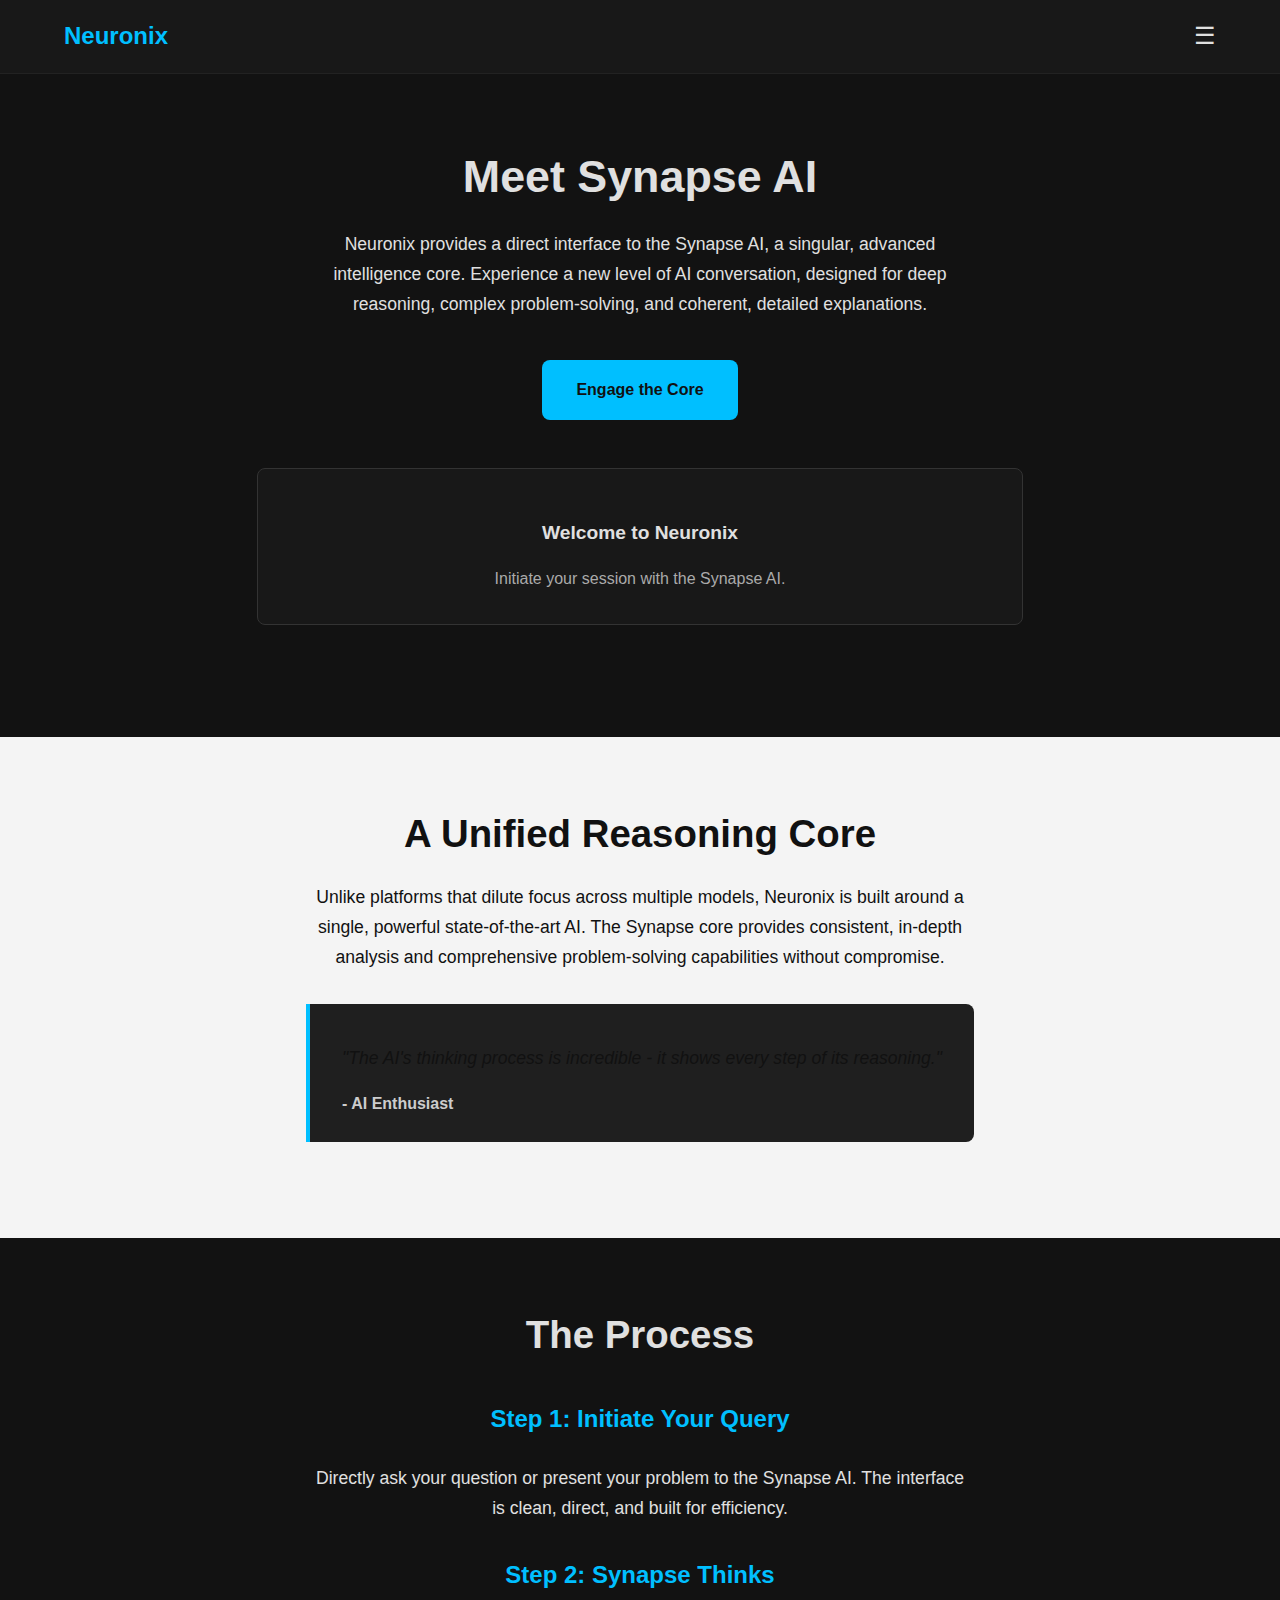
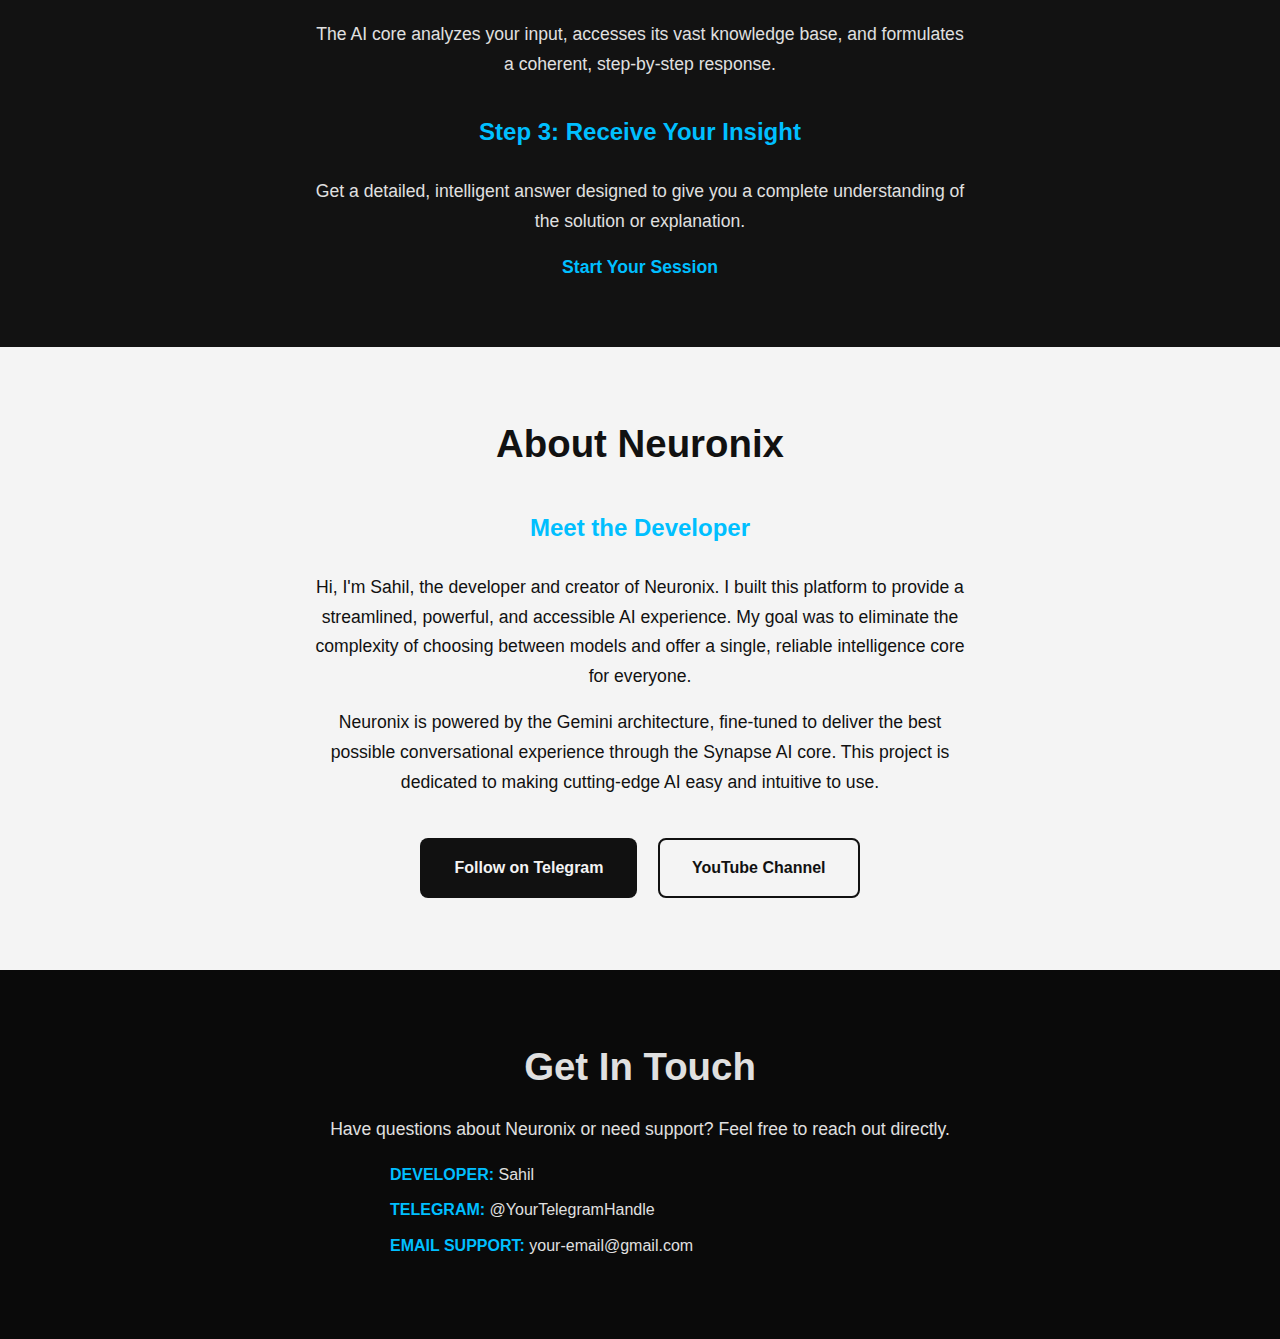
<file: api/index.html>
<!DOCTYPE html>
<html lang="en">
<head>
    <meta charset="UTF-8">
    <meta name="viewport" content="width=device-width, initial-scale=1.0">
    <title>Neuronix | The Synapse AI</title>
    <link rel="stylesheet" href="style.css">
</head>
<body>
    <header>
        <nav>
            <div class="logo">Neuronix</div>
            <div class="menu-icon">☰</div>
        </nav>
    </header>

    <main>
        <section class="hero bg-dark">
            <h1>Meet Synapse AI</h1>
            <p>Neuronix provides a direct interface to the Synapse AI, a singular, advanced intelligence core. Experience a new level of AI conversation, designed for deep reasoning, complex problem-solving, and coherent, detailed explanations.</p>
            <a href="#chat-app" class="btn btn-accent">Engage the Core</a>
            <div class="image-placeholder">
                <p>Welcome to Neuronix</p>
                <span>Initiate your session with the Synapse AI.</span>
            </div>
        </section>

        <section class="features bg-light">
            <h2>A Unified Reasoning Core</h2>
            <p>Unlike platforms that dilute focus across multiple models, Neuronix is built around a single, powerful state-of-the-art AI. The Synapse core provides consistent, in-depth analysis and comprehensive problem-solving capabilities without compromise.</p>
            <div class="testimonial">
                <p>"The AI's thinking process is incredible - it shows every step of its reasoning."</p>
                <span>- AI Enthusiast</span>
            </div>
        </section>
        
        <section class="steps bg-dark">
            <h2>The Process</h2>
            <h3>Step 1: Initiate Your Query</h3>
            <p>Directly ask your question or present your problem to the Synapse AI. The interface is clean, direct, and built for efficiency.</p>
            <h3>Step 2: Synapse Thinks</h3>
            <p>The AI core analyzes your input, accesses its vast knowledge base, and formulates a coherent, step-by-step response.</p>
            <h3>Step 3: Receive Your Insight</h3>
            <p>Get a detailed, intelligent answer designed to give you a complete understanding of the solution or explanation.</p>
            <a href="#chat-app" class="link">Start Your Session</a>
        </section>
        
        <section class="about bg-light">
            <h2>About Neuronix</h2>
            <h3>Meet the Developer</h3>
            <p>Hi, I'm Sahil, the developer and creator of Neuronix. I built this platform to provide a streamlined, powerful, and accessible AI experience. My goal was to eliminate the complexity of choosing between models and offer a single, reliable intelligence core for everyone.</p>
            <p>Neuronix is powered by the Gemini architecture, fine-tuned to deliver the best possible conversational experience through the Synapse AI core. This project is dedicated to making cutting-edge AI easy and intuitive to use.</p>
            <div class="button-group">
                <a href="#" class="btn btn-dark">Follow on Telegram</a>
                <a href="#" class="btn btn-light-outline">YouTube Channel</a>
            </div>
        </section>
    </main>

    <footer>
        <div class="contact">
            <h2>Get In Touch</h2>
            <p>Have questions about Neuronix or need support? Feel free to reach out directly.</p>
            <ul class="contact-list">
                <li><strong>DEVELOPER:</strong> Sahil</li>
                <li><strong>TELEGRAM:</strong> @YourTelegramHandle</li>
                <li><strong>EMAIL SUPPORT:</strong> your-email@gmail.com</li>
            </ul>
        </div>
    </footer>

</body>
</html>
</file>
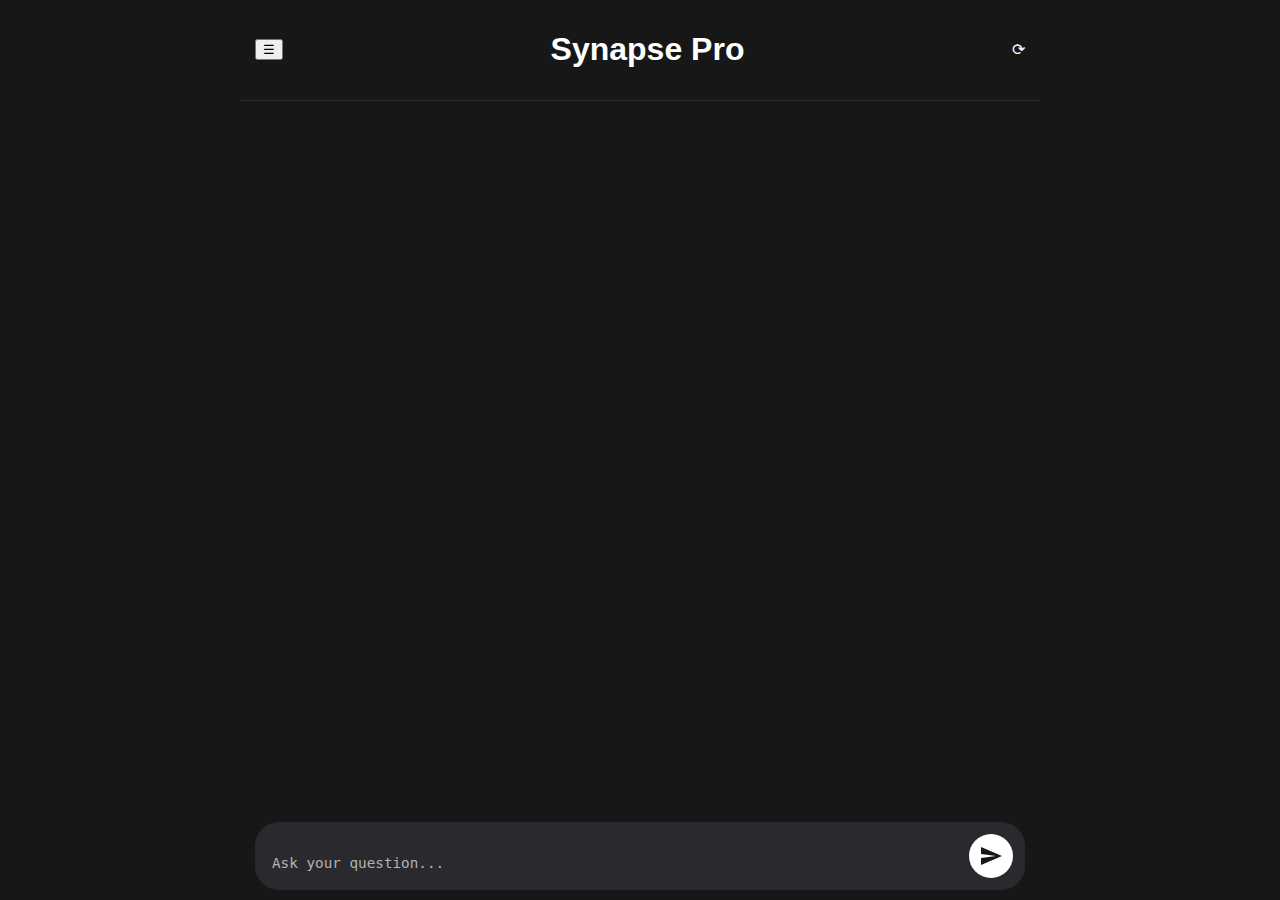
<file: chat.html>
<!DOCTYPE html>
<html lang="en">
<head>
    <meta charset="UTF-8">
    <meta name="viewport" content="width=device-width, initial-scale=1.0">
    <title>Synapse Pro | Neuronix</title>
    <link rel="stylesheet" href="chat.css">
</head>
<body>
    <aside id="sidebar">
        <div class="sidebar-header">
            <button class="sidebar-btn" id="new-chat-btn">
                <svg viewBox="0 0 24 24" width="20" height="20"><path fill="currentColor" d="M20 2H4c-1.1 0-2 .9-2 2v18l4-4h14c1.1 0 2-.9 2-2V4c0-1.1-.9-2-2-2zM11 11H9V9h2v2zm2-2h-2V7h2v2zm2 2h-2V9h2v2z"></path></svg>
                New Chat
            </button>
            <button class="sidebar-btn" id="sidebar-close-btn">
                <svg viewBox="0 0 24 24" width="24" height="24"><path fill="currentColor" d="M17.77 3.77L16 2 6 12l10 10 1.77-1.77L9.54 12z"></path></svg>
            </button>
        </div>
        <div class="chat-history-container">
            <p class="history-title">CHAT HISTORY</p>
            <ul id="chat-history-list"></ul>
        </div>
        <div class="sidebar-footer">
            <button class="sidebar-btn" id="clear-all-btn">
                <svg viewBox="0 0 24 24" width="20" height="20"><path fill="currentColor" d="M6 19c0 1.1.9 2 2 2h8c1.1 0 2-.9 2-2V7H6v12zM19 4h-3.5l-1-1h-5l-1 1H5v2h14V4z"></path></svg>
                Clear All Chats
            </button>
            <div class="theme-switcher">
                <span>Theme</span>
                <div class="theme-options">
                    <button class="theme-btn" data-theme="dark">☾</button>
                    <button class="theme-btn" data-theme="light">☼</button>
                </div>
            </div>
        </div>
    </aside>
    
    <div id="overlay"></div>

    <div id="chat-container">
        <header id="chat-header">
            <button class="menu-icon" id="sidebar-open-btn">☰</button>
            <h1>Synapse Pro</h1>
            <div class="new-chat-icon" onclick="location.reload();">⟳</div>
        </header>
        <main id="chat-log"></main>
        <footer id="input-area">
            <div class="input-wrapper">
                <textarea id="user-input" placeholder="Ask your question..." rows="1"></textarea>
                <button id="send-btn" title="Transmit Query">
                    <svg xmlns="http://www.w3.org/2000/svg" viewBox="0 0 24 24" fill="currentColor" width="24" height="24"><path d="M2.01 21L23 12 2.01 3 2 10l15 2-15 2z"></path></svg>
                </button>
            </div>
        </footer>
    </div>
    <script src="chat_logic.js"></script>
</body>
</html>
</file>
<file: api/style.css>
:root {
    --bg-dark: #121212;
    --bg-light: #f4f4f4;
    --text-dark: #111111;
    --text-light: #e0e0e0;
    --accent: #00BFFF; /* Deep Sky Blue Accent */
}

body {
    background-color: var(--bg-dark);
    color: var(--text-light);
    font-family: -apple-system, BlinkMacSystemFont, 'Segoe UI', Roboto, Oxygen, Ubuntu, Cantarell, 'Open Sans', 'Helvetica Neue', sans-serif;
    margin: 0;
    line-height: 1.7;
}

header {
    padding: 1rem 5%;
    border-bottom: 1px solid #222;
    background-color: #181818;
}

nav {
    display: flex;
    justify-content: space-between;
    align-items: center;
}

.logo {
    font-size: 1.5rem;
    font-weight: bold;
    color: var(--accent);
}

.menu-icon {
    font-size: 1.5rem;
    cursor: pointer;
}

main {
    width: 100%;
}

section {
    padding: 4rem 5%;
    text-align: center;
}

.bg-light {
    background-color: var(--bg-light);
    color: var(--text-dark);
}

.bg-dark {
    background-color: var(--bg-dark);
    color: var(--text-light);
}

h1, h2, h3 {
    margin-top: 0;
    font-weight: 700;
}

h1 { font-size: 2.8rem; margin-bottom: 1rem; }
h2 { font-size: 2.4rem; margin-bottom: 1rem; }
h3 { font-size: 1.5rem; color: var(--accent); margin-top: 2rem; }
p { max-width: 650px; margin: 1rem auto; font-size: 1.1rem; }

.btn {
    display: inline-block;
    padding: 0.9rem 2rem;
    border-radius: 8px;
    text-decoration: none;
    font-weight: bold;
    margin-top: 1.5rem;
    transition: all 0.3s ease;
    border: 2px solid transparent;
}

.btn-accent {
    background-color: var(--accent);
    color: var(--text-dark);
}

.btn-dark {
    background-color: var(--text-dark);
    color: var(--bg-light);
}

.btn-light-outline {
    background-color: transparent;
    color: var(--text-dark);
    border-color: var(--text-dark);
}

.btn:hover {
    transform: translateY(-4px);
    box-shadow: 0 5px 10px rgba(0,0,0,0.3);
}

.image-placeholder {
    border: 1px solid #333;
    background-color: #181818;
    border-radius: 8px;
    padding: 2rem;
    margin: 3rem auto;
    max-width: 700px;
}
.image-placeholder p { font-weight: bold; font-size: 1.2rem; }
.image-placeholder span { font-size: 1rem; color: #aaa; }

.testimonial {
    background: #1f1f1f;
    border-left: 4px solid var(--accent);
    padding: 1.5rem 2rem;
    margin: 2rem auto;
    max-width: 600px;
    text-align: left;
    border-radius: 0 8px 8px 0;
}
.testimonial p { font-style: italic; }
.testimonial span { font-weight: bold; color: #ccc; }

.link {
    color: var(--accent);
    text-decoration: none;
    font-weight: bold;
    font-size: 1.1rem;
}

.button-group {
    margin-top: 2rem;
}

.button-group .btn {
    margin: 0.5rem;
}

footer {
    background-color: #0a0a0a;
    padding: 4rem 5%;
    text-align: center;
}

.contact ul {
    list-style: none;
    padding: 0;
    max-width: 500px;
    margin: 1rem auto;
    text-align: left;
}
.contact li { margin-bottom: 0.5rem; }
.contact strong { color: var(--accent); }
</file>
<file: chat.css>
:root {
    --bg-main: #171717;
    --bg-sidebar: #000000;
    --bg-element: #2a2a2e;
    --bg-history-item: #333333;
    --text-primary: #FFFFFF;
    --text-secondary: #b3b3b3;
    --text-icon: #e0e0e0;
    --border-color: #2a2a2e;
    --accent-red: #d32f2f;
    --accent-green: #1DB954;
    --thinking-active: #FFD700;
}
html.light-theme {
    --bg-main: #f5f5f5;
    --bg-sidebar: #ffffff;
    --bg-element: #e0e0e0;
    --bg-history-item: #ebebeb;
    --text-primary: #111111;
    --text-secondary: #555555;
    --text-icon: #333333;
    --border-color: #dcdcdc;
}
body, html { margin: 0; padding: 0; height: 100%; width: 100%; background-color: var(--bg-main); color: var(--text-primary); font-family: -apple-system, BlinkMacSystemFont, 'Segoe UI', Roboto, sans-serif; transition: background-color 0.3s; }
#chat-container { display: flex; flex-direction: column; height: 100%; max-width: 800px; margin: 0 auto; background-color: var(--bg-main); transition: background-color 0.3s; position: relative; overflow: hidden; }
#chat-header { display: flex; justify-content: space-between; align-items: center; padding: 10px 15px; background-color: var(--bg-main); border-bottom: 1px solid var(--border-color); }
#header-title { margin: 0; font-size: 1.2em; font-weight: 500; color: var(--text-secondary); }
.icon-btn { font-size: 1.5em; cursor: pointer; color: var(--text-icon); background: none; border: none; padding: 5px; }
.icon-btn svg { fill: var(--text-icon); }
#chat-log { flex-grow: 1; overflow-y: auto; padding: 20px 15px; display: flex; flex-direction: column; gap: 20px; }
.welcome-message { text-align: center; margin: auto; padding: 2rem; }
.welcome-message h1 { font-size: 2.2em; color: var(--text-primary); margin: 0 0 10px 0; font-weight: 600; }
.welcome-message p { font-size: 1em; color: var(--text-secondary); margin: 0; }
.message-wrapper { display: flex; flex-direction: column; }
.sender-user { align-items: flex-end; }
.sender-ai { align-items: flex-start; }
.message-bubble { max-width: 85%; padding: 12px 18px; border-radius: 20px; line-height: 1.5; word-wrap: break-word; background-color: var(--bg-element); color: var(--text-primary); }
#input-area { padding: 10px 15px; background-color: var(--bg-main); z-index: 10; }
.input-wrapper { display: flex; align-items: flex-end; gap: 10px; background-color: var(--bg-element); border-radius: 24px; padding: 12px; }
.input-main-content { flex-grow: 1; display: flex; flex-direction: column; }
#user-input { border: none; background: transparent; color: var(--text-primary); resize: none; font-size: 1.1em; line-height: 1.4; max-height: 150px; overflow-y: auto; padding: 5px; width: 100%; }
#user-input::placeholder { color: var(--text-secondary); }
#user-input:focus { outline: none; }
.input-meta { margin-top: 8px; }
.model-tag { display: inline-flex; align-items: center; gap: 8px; background-color: #4a4a4a; padding: 4px 10px; border-radius: 16px; }
.model-name { font-size: 0.9em; color: var(--text-secondary); font-weight: 500; }
#thinking-mode-btn { background: none; border: none; cursor: pointer; padding: 0; display: flex; align-items: center; justify-content: center; }
#thinking-mode-btn svg { transition: fill 0.2s; }
#thinking-mode-btn svg path { fill: var(--text-icon); }
#thinking-mode-btn.active svg path { fill: var(--thinking-active); }
#send-btn { background: var(--text-primary); border: none; border-radius: 50%; width: 44px; height: 44px; display: flex; align-items: center; justify-content: center; cursor: pointer; flex-shrink: 0; transition: background-color 0.2s; }
#send-btn:disabled { background-color: #555; cursor: not-allowed; }
#send-btn svg { fill: var(--bg-main); }
#sidebar { position: fixed; top: 0; left: 0; width: 280px; height: 100%; background-color: var(--bg-sidebar); z-index: 1000; transform: translateX(-100%); transition: transform 0.3s ease-in-out; display: flex; flex-direction: column; border: none; }
#sidebar.open { transform: translateX(0); }
.sidebar-header { display: flex; justify-content: space-between; align-items: center; padding: 10px 15px; border-bottom: 1px solid var(--border-color); }
.sidebar-btn { width: 100%; text-align: left; background: none; color: var(--text-primary); padding: 10px 15px; border-radius: 8px; cursor: pointer; display: flex; align-items: center; gap: 10px; font-size: 1em; }
.sidebar-btn.icon-btn { width: auto; border: none; }
.sidebar-btn:hover { background-color: var(--bg-element); }
#new-chat-btn { border: 1px solid var(--text-icon); color: var(--text-primary); }
#new-chat-btn svg { stroke: var(--text-primary); }
.chat-history-container { flex-grow: 1; overflow-y: auto; padding: 10px; }
.history-title { font-size: 0.8em; color: var(--text-secondary); text-transform: uppercase; padding: 10px 15px; }
#chat-history-list { list-style: none; padding: 0; margin: 0; }
.history-item { display: flex; align-items: center; padding: 12px 15px; border-radius: 8px; cursor: pointer; margin-bottom: 5px; background-color: var(--bg-history-item); }
.history-item:hover { background-color: #4f4f4f; }
.history-item.active { background-color: #5a5a5a; }
.history-item span { flex-grow: 1; white-space: nowrap; overflow: hidden; text-overflow: ellipsis; }
.history-item .actions { display: flex; gap: 10px; }
.history-item .actions button { display: flex; background: none; border: none; color: var(--text-icon); cursor: pointer; }
.history-item .actions button svg { stroke: var(--text-icon); }
.sidebar-footer { padding: 15px; border-top: 1px solid var(--border-color); }
#clear-all-btn { background-color: var(--bg-element); }
#clear-all-btn:hover { background-color: #444; }
.delete-icon { color: var(--accent-red); }
.theme-switcher { display: flex; justify-content: space-between; align-items: center; margin-top: 15px; padding: 5px; }
.theme-label { color: var(--text-secondary); }
.theme-toggle { display: none; }
.theme-toggle-label { display: flex; align-items: center; justify-content: space-around; position: relative; width: 70px; height: 30px; background-color: var(--bg-element); border-radius: 15px; cursor: pointer; }
.theme-toggle-label::before { content: ''; position: absolute; width: 24px; height: 24px; background-color: var(--accent-green); border-radius: 50%; top: 3px; left: 4px; transition: transform 0.3s ease; }
.theme-toggle:checked + .theme-toggle-label::before { transform: translateX(38px); }
.theme-icon { font-size: 1.2em; color: var(--text-icon); }
#overlay { position: fixed; top: 0; left: 0; width: 100%; height: 100%; background: rgba(0,0,0,0.7); z-index: 999; opacity: 0; pointer-events: none; transition: opacity 0.3s ease-in-out; }
#overlay.active { opacity: 1; pointer-events: auto; }
.loader { display: inline-block; width: 25px; height: 25px; border: 3px solid rgba(120,120,120,0.3); border-radius: 50%; border-top-color: var(--text-primary); animation: spin 1s ease-in-out infinite; }
@keyframes spin { to { transform: rotate(360deg); } }
.action-toolbar { display: flex; gap: 16px; margin-top: 12px; align-items: center; }
.action-btn { background: none; border: none; cursor: pointer; padding: 0; opacity: 0.8; transition: opacity 0.2s; }
.action-btn:hover { opacity: 1; }
.action-btn svg { fill: var(--text-icon); }
.action-btn.active svg { fill: var(--text-primary); }
.action-btn.hidden { display: none; }
#regenerate-popup { position: absolute; bottom: 80px; left: 50%; transform: translateX(-50%); z-index: 20; }
#regenerate-popup.hidden { display: none; }
#regenerate-confirm-btn { background-color: var(--bg-element); color: var(--text-primary); border: 1px solid var(--border-color); border-radius: 12px; padding: 10px 20px; font-size: 1em; cursor: pointer; display: flex; align-items: center; gap: 8px; }
#regenerate-confirm-btn svg { fill: var(--text-primary); }
/* #### START OF FINAL PATCH #### */
#feedback-toast {
    position: fixed;
    bottom: -100%;
    left: 0;
    width: 100%;
    background-color: #FFFFFF;
    color: #111111;
    padding: 18px 25px;
    z-index: 2000;
    transition: bottom 0.3s ease-out;
    display: flex;
    align-items: center;
    justify-content: space-between;
    box-shadow: 0 -2px 10px rgba(0,0,0,0.1);
    box-sizing: border-box;
}
#feedback-toast.show {
    bottom: 0;
}
#toast-close-btn {
    background: none;
    border: none;
    font-size: 1.8em;
    cursor: pointer;
    color: #333;
    line-height: 1;
}
/* #### END OF FINAL PATCH #### */
</file>
